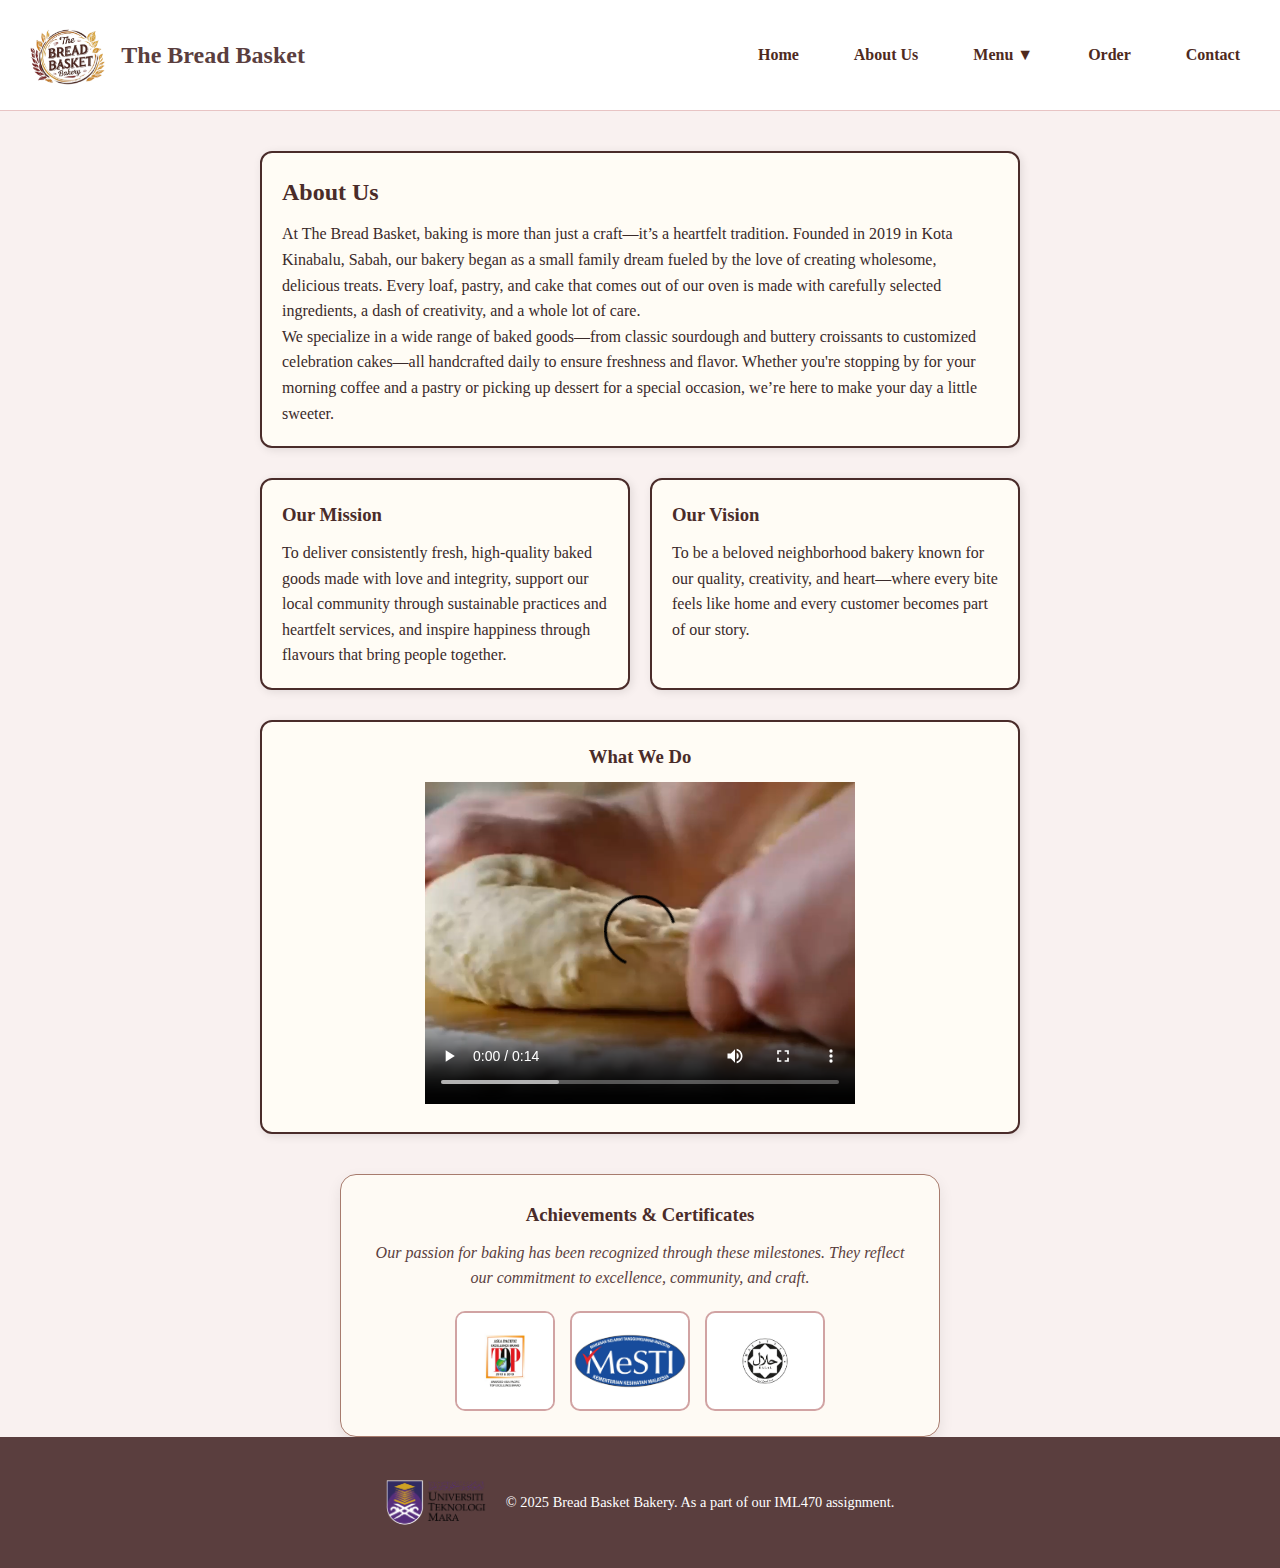
<file: about.html>
<!DOCTYPE html>
<html lang="en">
<head>
  <meta charset="UTF-8">
  <meta name="viewport" content="width=device-width, initial-scale=1.0">
  <title>About Us - The Bread Basket</title>

  <style>
    :root {
      --primary-brown: #5a3e3e; 
      --light-brown: #e8c4c4;  
      --cream-bg: #f9f1f0;    
      --text-dark: #3a2a2a;   
      --border-color: #d1a3a3; 
    }

    * {
      box-sizing: border-box;
      margin: 0;
      padding: 0;
      font-family: 'Times New Roman', Times, serif;
    }

    body {
      font-family: 'Georgia', serif;
      margin: 0;
      padding: 0;
      background-color: var(--cream-bg);
      color: var(--text-dark);
      line-height: 1.6;
    }

    header {
      background-color: white;
      padding: 20px;
      border-bottom: 1px solid var(--light-brown);
      display: flex;
      justify-content: space-between;
      align-items: center;
      flex-wrap: wrap;
    }

    .logo-container {
      display: flex;
      align-items: center;
      gap: 15px;
      background-color: white; 
      padding: 5px 10px;
      border-radius: 4px;
    }

    .logo-img {
      height: 60px;
      width: auto;
      mix-blend-mode: multiply;
    }

    .logo-text {
      margin: 0;
      font-size: 1.5rem;
      color: var(--primary-brown);
    }

    nav {
      display: flex;
      gap: 15px;
      align-items: center;
    }

    nav a, .dropbtn {
      margin: 0 10px;
      text-decoration: none;
      color: #4e2a1e;
      font-weight: bold;
      font-size: 16px;
      padding: 10px;
      background: none;
      border: none;
      cursor: pointer;
    }

    nav a.active, nav a:hover {
      text-decoration: underline;
    }

    .dropdown-nav {
      display: inline-block;
      position: relative;
    }

    .dropdown-content {
      display: none;
      position: absolute;
      background-color: white;
      min-width: 160px;
      box-shadow: 0 8px 16px rgba(0, 0, 0, 0.1);
      z-index: 1000;
      margin-top: 5px;
    }

    .dropdown-content a {
      display: block;
      padding: 10px;
      color: #4e2a1e;
      text-decoration: none;
      text-align: left;
    }

    .dropdown-content a:hover {
      background-color: #f2c1a3;
    }

    .dropdown-nav:hover .dropdown-content {
      display: block;
    }

    .about-container {
      max-width: 800px;
      margin: 40px auto;
      padding: 0 20px;
    }

    section {
      margin-bottom: 30px;
      padding: 20px;
      background-color: #fffcf5;
      border: 2px solid #4a2c2a;
      border-radius: 12px;
      box-shadow: 2px 2px 10px rgba(0, 0, 0, 0.1);
      transition: transform 0.3s ease;
    }

    section:hover {
      transform: scale(1.02);
    }

    h2, h3 {
      color: #4a2c2a;
      margin-bottom: 10px;
    }

    .row {
      display: flex;
      flex-wrap: wrap;
      gap: 20px;
    }

    .column {
      flex: 1;
      min-width: 300px;
    }

    .video-box {
      background-color: #fffcf5;
      border: 2px solid #4a2c2a;
      border-radius: 12px;
      box-shadow: 2px 2px 10px rgba(0, 0, 0, 0.1);
      padding: 20px;
      transition: transform 0.3s ease;
    }

    .video-box:hover {
      transform: scale(1.02);
    }

    .video-container {
      width: 60%; 
      margin: 0 auto; 
    }

    .video-box h3 {
      text-align: center; 
    }

    .achievements-box {
      background-color: rgba(255, 252, 245, 0.8);
      border: 1.5px solid #a77b6d;
      border-radius: 16px;
      padding: 25px;
      margin-top: 30px;
      max-width: 600px;
      margin-left: auto;
      margin-right: auto;
      box-shadow: 0 6px 15px rgba(0, 0, 0, 0.08);
      transition: all 0.3s ease;
      text-align: center;
    }

    .achievements-box:hover {
      transform: translateY(-4px);
      box-shadow: 0 8px 20px rgba(0, 0, 0, 0.15);
    }

    .achievements-text {
      font-style: italic;
      margin-bottom: 20px;
      color: #5a3e3e;
    }

    .certificates {
      display: flex;
      justify-content: center;
      flex-wrap: wrap;
      gap: 15px;
    }

    .certificates img {
      max-width: 120px;
      max-height: 100px;
      object-fit: contain;
      border: 2px solid #d1a3a3;
      border-radius: 10px;
      transition: transform 0.3s ease;
      background-color: white;
    }

    .certificates img:hover {
      transform: scale(1.05);
      border-color: #c67c6f;
    }

    .custom-footer {
      background-color: var(--primary-brown);
      color: white;
      padding: 30px 5%;
      font-size: 0.9rem;
    }

    .footer-container-flex {
      display: flex;
      justify-content: center;
      align-items: center;
      flex-wrap: wrap;
      gap: 20px;
      text-align: center;
    }

    .footer-logo {
      max-width: 100px;
      height: auto;
    }

    .footer-copy {
      font-size: 0.9rem;
    }
  </style>
</head>

<body>
  <header>
    <div class="logo-container">
      <img src="images/logobaru.png" alt="The Bread Basket Logo" class="logo-img">
      <h1 class="logo-text">The Bread Basket</h1>
    </div>
    <nav>
      <a href="index.html">Home</a>
      <a href="about.html">About Us</a>

      <div class="dropdown-nav">
        <a class="dropbtn" href="Menu.html">Menu ▼</a>
        <div class="dropdown-content">
          <a href="#cakes">Cakes</a>
          <a href="#cookies">Cookies</a>
          <a href="#cupcakes">Cupcakes</a>
          <a href="#pastries">Pastries</a>
          <a href="#breads">Breads</a>
        </div>
      </div>

      <a href="order.html">Order</a>
      <a href="contact.html">Contact</a>
    </nav>
  </header>

  <main class="about-container">
    <section class="intro">
      <h2>About Us</h2>
      <p>At The Bread Basket, baking is more than just a craft—it’s a heartfelt tradition. Founded in 2019 in Kota Kinabalu, Sabah, our bakery began as a small family dream fueled by the love of creating wholesome, delicious treats. Every loaf, pastry, and cake that comes out of our oven is made with carefully selected ingredients, a dash of creativity, and a whole lot of care.</p>
      <p>We specialize in a wide range of baked goods—from classic sourdough and buttery croissants to customized celebration cakes—all handcrafted daily to ensure freshness and flavor. Whether you're stopping by for your morning coffee and a pastry or picking up dessert for a special occasion, we’re here to make your day a little sweeter.</p>
    </section>

    <div class="row">
      <section class="column mission">
        <h3>Our Mission</h3>
        <p>To deliver consistently fresh, high-quality baked goods made with love and integrity, support our local community through sustainable practices and heartfelt services, and inspire happiness through flavours that bring people together.</p>
      </section>

      <section class="column vision">
        <h3>Our Vision</h3>
        <p>To be a beloved neighborhood bakery known for our quality, creativity, and heart—where every bite feels like home and every customer becomes part of our story.</p>
      </section>
    </div>

    <div class="row">
      <div class="video-box column">
        <h3>What We Do</h3>
        <div class="video-container">
          <video controls width="100%">
            <source src="images/the-breadbask.mp4" type="video/mp4">
          </video>
        </div>
      </div>
    </div>
  </main>

  <div class="achievements-box column">
    <h3>Achievements & Certificates</h3>
    <p class="achievements-text">Our passion for baking has been recognized through these milestones. They reflect our commitment to excellence, community, and craft.</p>
    <div class="certificates">
      <img src="images/Asia-Pacific-Excellence-Brand-Logo.jpeg" alt="APEB Logo">
      <img src="images/Mesti-Vector-Logo.jpeg" alt="Mesti Logo">
      <img src="images/Logo halal.jpeg" alt="Halal Certification">
    </div>
  </div>

  <footer class="custom-footer" id="contact">
    <div class="footer-container-flex">
      <img src="images/uitmlogo.png" alt="logo" class="footer-logo" />
      <small class="footer-copy">&copy; 2025 Bread Basket Bakery. As a part of our IML470 assignment.</small>
    </div>
  </footer>
</body>
</html>
</file>
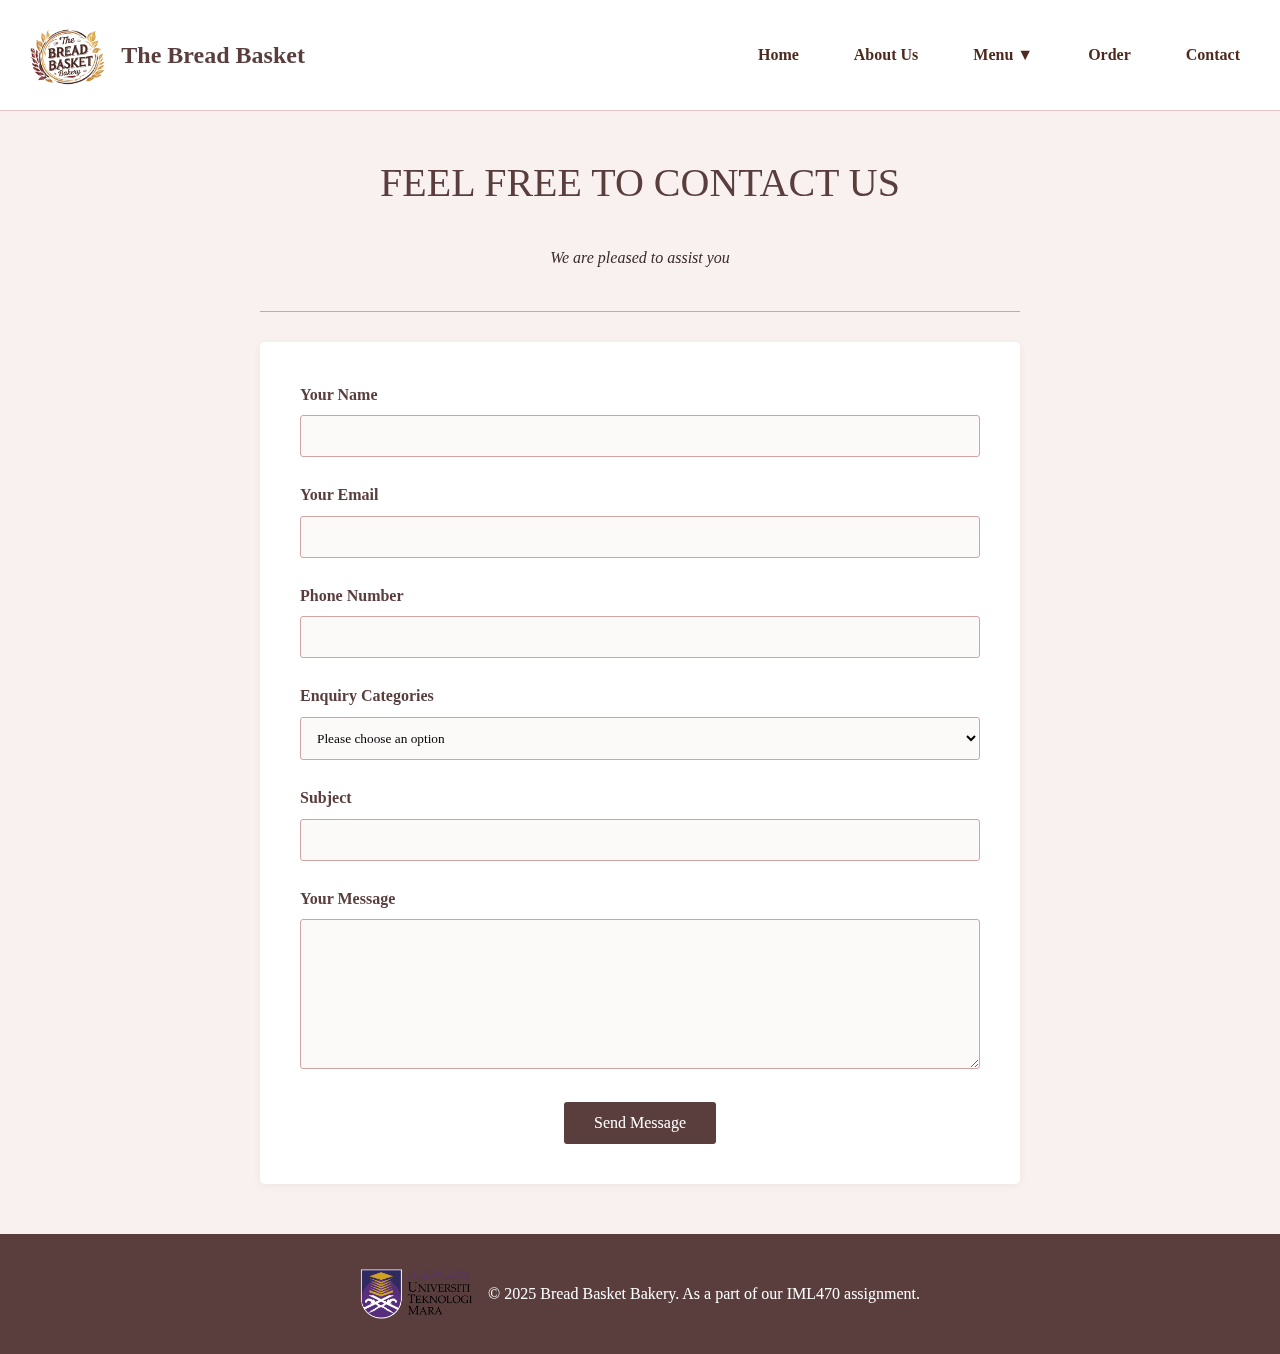
<file: contact.html>
<!DOCTYPE html>
<html lang="en">
<head>
  <meta charset="UTF-8" />
  <meta name="viewport" content="width=device-width, initial-scale=1.0"/>
  <title>Sweet Delights - Contact Us</title>
  <style>
     :root {
      --primary-brown: #5a3e3e; 
      --light-brown: #e8c4c4;  
      --cream-bg: #f9f1f0;    
      --text-dark: #3a2a2a;   
      --border-color: #d1a3a3; 
    }

    * {
      box-sizing: border-box;
      margin: 0;
      padding: 0;
      font-family: 'Times New Roman', Times, serif;
    }

    body {
      font-family: 'Georgia', serif;
      margin: 0;
      padding: 0;
      background-color: var(--cream-bg);
      color: var(--text-dark);
      line-height: 1.6;
    }

    header {
      background-color: white;
      padding: 20px;
      border-bottom: 1px solid var(--light-brown);
      display: flex;
      justify-content: space-between;
      align-items: center;
      flex-wrap: wrap;
    }

    .logo-container {
      display: flex;
      align-items: center;
      gap: 15px;
      background-color: white; 
      padding: 5px 10px;
      border-radius: 4px;
    }

    .logo-img {
      height: 60px;
      width: auto;
      mix-blend-mode: multiply;
    }

    .logo-text {
      margin: 0;
      font-size: 1.5rem;
      color: var(--primary-brown);
      font-weight: bold;
    }

    nav {
      display: flex;
      gap: 15px;
      align-items: center;
    }

    nav a, .dropbtn {
      margin: 0 10px;
      text-decoration: none;
      color: #4e2a1e;
      font-weight: bold;
      font-size: 16px;
      padding: 10px;
      background: none;
      border: none;
      cursor: pointer;
    }

    nav a.active, nav a:hover {
      text-decoration: underline;
    }

    .dropdown-nav {
      display: inline-block;
      position: relative;
    }

    .dropdown-content {
      display: none;
      position: absolute;
      background-color: white;
      min-width: 160px;
      box-shadow: 0 8px 16px rgba(0, 0, 0, 0.1);
      z-index: 1000;
      margin-top: 5px;
    }

    .dropdown-content a {
      display: block;
      padding: 10px;
      color: #4e2a1e;
      text-decoration: none;
      text-align: left;
    }

    .dropdown-content a:hover {
      background-color: #f2c1a3;
    }

    .dropdown-nav:hover .dropdown-content {
      display: block;
    }

    .contact-container {
      max-width: 800px;
      margin: 40px auto;
      padding: 0 20px;
    }

    h1 {
      font-size: 2.5rem;
      color: var(--primary-brown);
      text-align: center;
      margin-bottom: 30px;
      position: relative;
      font-weight: normal;
    }

    .intro-text {
      text-align: center;
      margin-bottom: 40px;
      color: var(--text-dark);
      font-style: italic;
    }

    .contact-form {
      background-color: white;
      padding: 40px;
      border-radius: 5px;
      box-shadow: 0 2px 10px rgba(0, 0, 0, 0.05);
    }

    .form-group {
      margin-bottom: 25px;
    }

    .form-group label {
      display: block;
      margin-bottom: 8px;
      color: var(--primary-brown);
      font-weight: bold;
    }

    .form-group input,
    .form-group select,
    .form-group textarea {
      width: 100%;
      padding: 12px;
      border: 1px solid var(--border-color);
      border-radius: 3px;
      font-family: inherit;
      background-color: #fcf9f9;
    }

    .form-group input:focus,
    .form-group select:focus,
    .form-group textarea:focus {
      outline: none;
      border-color: var(--primary-brown);
      background-color: white;
    }

    .form-group textarea {
      height: 150px;
      resize: vertical;
    }

    hr {
      border: 0;
      height: 1px;
      background-color: var(--border-color);
      margin: 30px 0;
    }

    button {
      background-color: var(--primary-brown);
      color: white;
      border: none;
      padding: 12px 30px;
      border-radius: 3px;
      cursor: pointer;
      font-size: 1rem;
      transition: background-color 0.3s;
      display: block;
      margin: 0 auto;
    }

    button:hover {
      background-color: var(--text-dark);
    }

    footer {
      background-color: var(--primary-brown);
      color: white;
      text-align: center;
      padding: 20px 0;
      margin-top: 50px;
    }

    .footer-content {
      display: flex;
      align-items: center;
      justify-content: center;
      gap: 15px;
    }

    .footer-content img {
      height: 80px;
      width: auto;
    }
  </style>
</head>

<body>
   <header>
    <div class="logo-container">
      <img src="images/logobaru.png" alt="The Bread Basket Logo" class="logo-img">
      <h1 class="logo-text">The Bread Basket</h1>
    </div>
    <nav>
      <a href="index.html">Home</a>
      <a href="about.html">About Us</a>

      <div class="dropdown-nav">
        <a class="dropbtn" href="Menu.html">Menu ▼</a>
        <div class="dropdown-content">
          <a href="#cakes">Cakes</a>
          <a href="#cookies">Cookies</a>
          <a href="#cupcakes">Cupcakes</a>
          <a href="#pastries">Pastries</a>
          <a href="#breads">Breads</a>
        </div>
      </div>

      <a href="order.html">Order</a>
      <a href="contact.html">Contact</a>
    </nav>
  </header>

  <div class="contact-container">
    <h1>FEEL FREE TO CONTACT US</h1>
    <p class="intro-text">We are pleased to assist you</p>

    <hr />

    <div class="contact-form">
      <form>
        <div class="form-group">
          <label for="name">Your Name</label>
          <input type="text" id="name" required />
        </div>

        <div class="form-group">
          <label for="email">Your Email</label>
          <input type="email" id="email" required />
        </div>

        <div class="form-group">
          <label for="phone">Phone Number</label>
          <input type="tel" id="phone" />
        </div>

        <div class="form-group">
          <label for="category">Enquiry Categories</label>
          <select id="category" required>
            <option value="" disabled selected>Please choose an option</option>
            <option value="order">Order Inquiry</option>
            <option value="custom">Custom Cake Request</option>
            <option value="event">Event Catering</option>
            <option value="feedback">Feedback</option>
            <option value="other">Other</option>
          </select>
        </div>

        <div class="form-group">
          <label for="subject">Subject</label>
          <input type="text" id="subject" />
        </div>

        <div class="form-group">
          <label for="message">Your Message</label>
          <textarea id="message" required></textarea>
        </div>

        <button type="submit">Send Message</button>
      </form>
    </div>
  </div>

  <footer>
    <div class="footer-content">
      <img src="images/uitmlogo.png" alt="UiTM Logo" />
      <p>&copy; 2025 Bread Basket Bakery. As a part of our IML470 assignment.</p>
    </div>
  </footer>
</body>
</html>
</file>
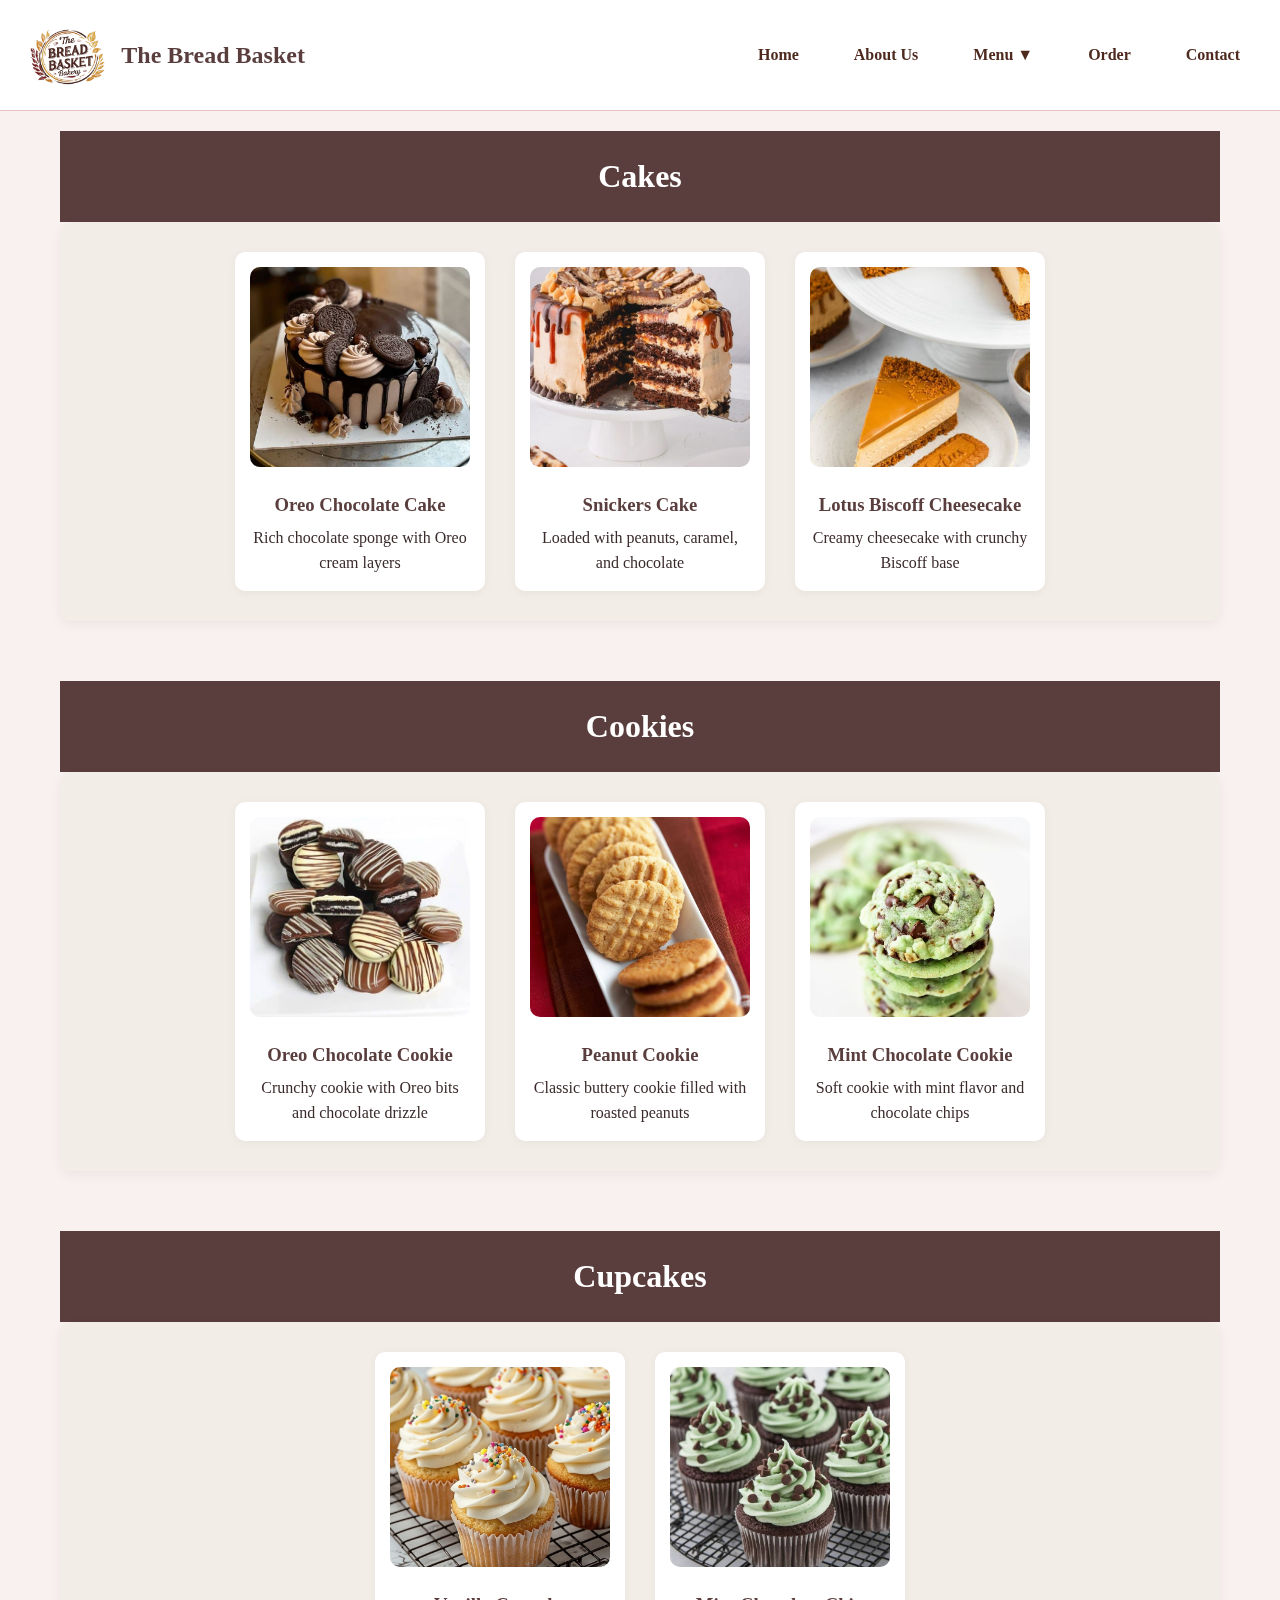
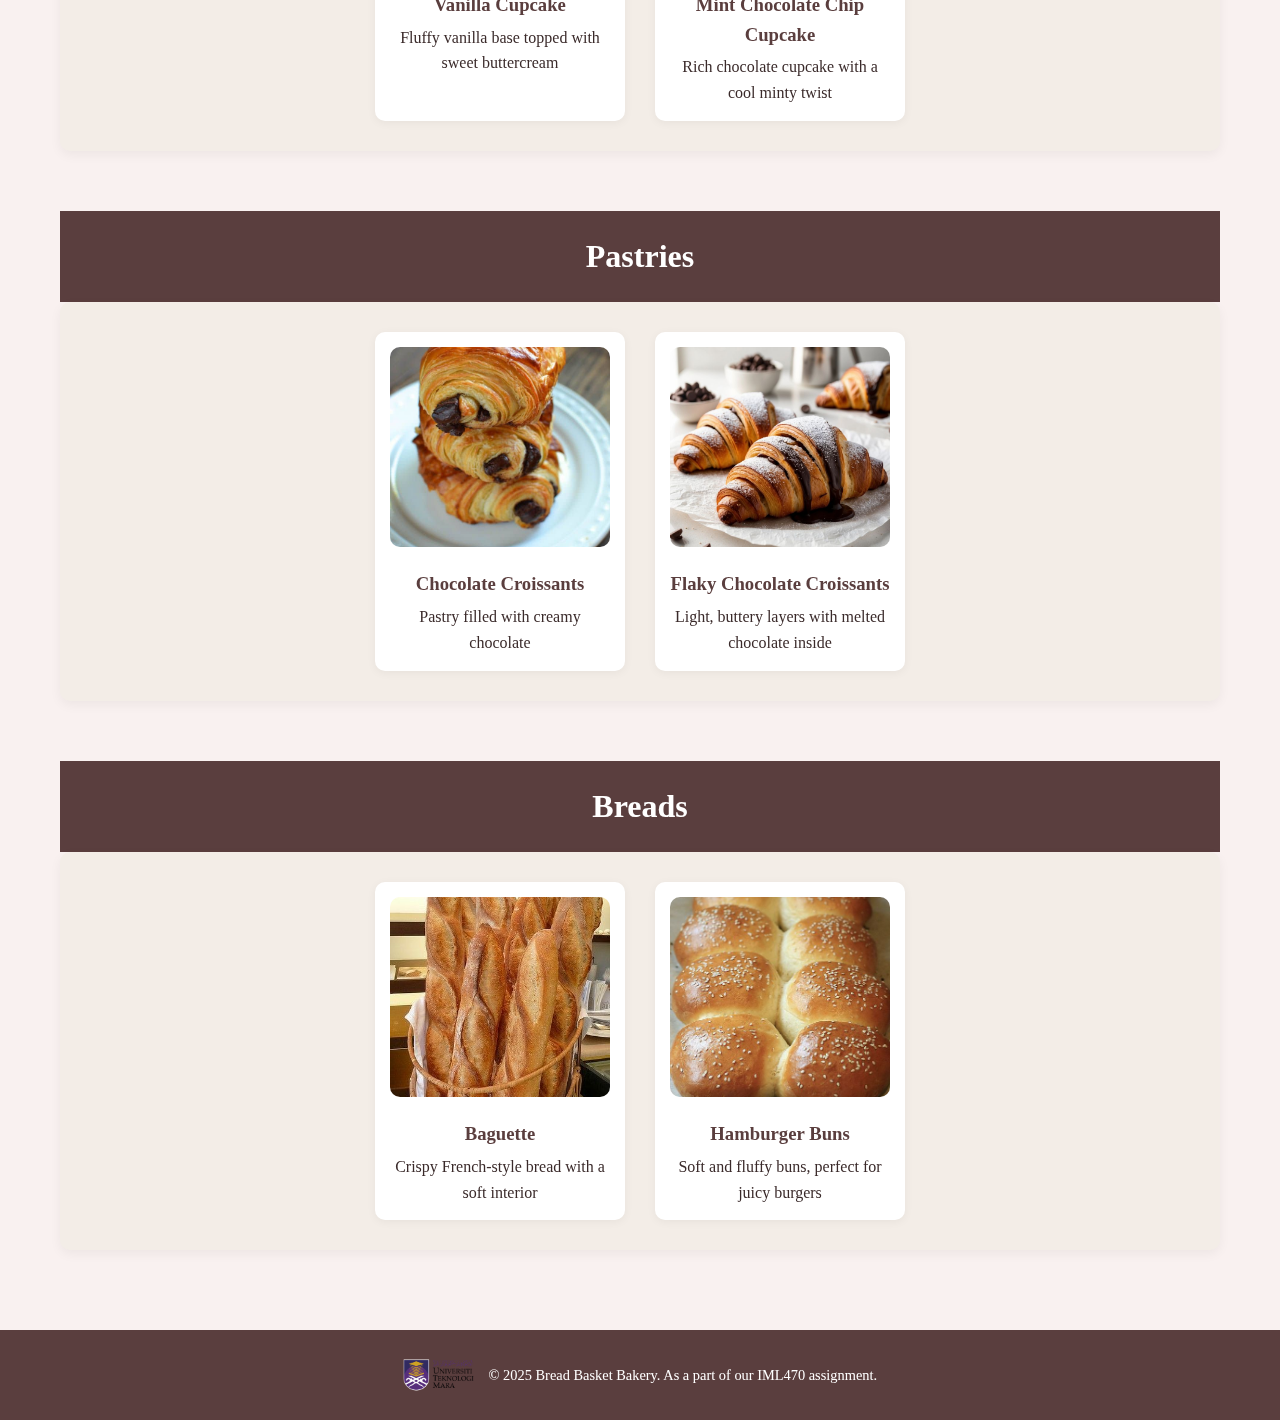
<file: menu.html>
<!DOCTYPE html>
<html lang="en">
<head>
  <meta charset="UTF-8" />
  <meta name="viewport" content="width=device-width, initial-scale=1.0"/>
  <title>Menu - Bread Basket Bakery</title>
  <style>
     :root {
      --primary-brown: #5a3e3e; 
      --light-brown: #e8c4c4;  
      --cream-bg: #f9f1f0;    
      --text-dark: #3a2a2a;   
      --border-color: #d1a3a3; 
      --light-choco: #5a3e3e;
    }

    html {
      scroll-behavior: smooth;
    }

    * {
      box-sizing: border-box;
      margin: 0;
      padding: 0;
      font-family: 'Times New Roman', Times, serif;
    }

    body {
      font-family: 'Georgia', serif;
      margin: 0;
      padding: 0;
      background-color: var(--cream-bg);
      color: var(--text-dark);
      line-height: 1.6;
    }

    header {
      background-color: white;
      padding: 20px;
      border-bottom: 1px solid var(--light-brown);
      display: flex;
      justify-content: space-between;
      align-items: center;
      flex-wrap: wrap;
    }

    .logo-container {
      display: flex;
      align-items: center;
      gap: 15px;
      background-color: white; 
      padding: 5px 10px;
      border-radius: 4px;
    }

    .logo-img {
      height: 60px;
      width: auto;
      mix-blend-mode: multiply;
    }

    .logo-text {
      margin: 0;
      font-size: 1.5rem;
      color: var(--primary-brown);
    }

    nav {
      display: flex;
      gap: 15px;
      align-items: center;
    }

    nav a, .dropbtn {
      margin: 0 10px;
      text-decoration: none;
      color: #4e2a1e;
      font-weight: bold;
      font-size: 16px;
      padding: 10px;
      background: none;
      border: none;
      cursor: pointer;
    }

    nav a.active, nav a:hover {
      text-decoration: underline;
    }

    .dropdown-nav {
      display: inline-block;
      position: relative;
    }

    .dropdown-content {
      display: none;
      position: absolute;
      background-color: white;
      min-width: 160px;
      box-shadow: 0 8px 16px rgba(0, 0, 0, 0.1);
      z-index: 1000;
      margin-top: 5px;
    }

    .dropdown-content a {
      display: block;
      padding: 10px;
      color: #4e2a1e;
      text-decoration: none;
      text-align: left;
    }

    .dropdown-content a:hover {
      background-color: #f2c1a3;
    }

    .dropdown-nav:hover .dropdown-content {
      display: block;
    }

    main {
      padding: 0;
    }

    .menu-category {
      margin-bottom: 60px;
    }

    .menu-header {
      background-color: var(--light-choco);
      color: white;
      text-align: center;
      padding: 20px 0;
      font-size: 2rem;
      font-weight: bold;
    }

    .card-container {
      display: flex;
      flex-wrap: wrap;
      gap: 30px;
      justify-content: center;
      background-color: #f3ede7;
      border-radius: 10px;
      box-shadow: 0 4px 12px rgba(0, 0, 0, 0.05);
      padding: 30px;
      margin: 0 auto;
      max-width: 100%;
    }

    .menu-card {
      width: 250px;
      background-color: white;
      border-radius: 10px;
      box-shadow: 0 2px 10px rgba(0, 0, 0, 0.05);
      padding: 15px;
      text-align: center;
    }

    .menu-card img {
      width: 100%;
      height: 200px;
      object-fit: cover;
      border-radius: 10px;
    }

    .menu-card h3 {
      margin: 15px 0 5px;
      color: var(--primary-brown);
    }

    footer {
      background-color: var(--light-choco);
      color: white;
      text-align: center;
      padding: 20px;
      font-size: 0.9rem;
    }

    .footer-flex-row {
      display: flex;
      align-items: center;
      justify-content: center;
      gap: 15px;
      flex-wrap: wrap;
    }

    .footer-logo {
      height: 50px; /* Updated to match the preferred size */
      width: auto;
    }

    .footer-copy {
      color: white;
      font-size: 0.9rem;
    }

    .container {
      max-width: 1200px;
      margin: 0 auto;
      padding: 20px;
    }

  </style>
</head>
<body>
  <header>
    <div class="logo-container">
      <img src="images/logobaru.png" alt="The Bread Basket Logo" class="logo-img">
      <h1 class="logo-text">The Bread Basket</h1>
    </div>
    <nav>
      <a href="index.html">Home</a>
      <a href="about.html">About Us</a>
      
      <div class="dropdown-nav">
        <a class="dropbtn" href="menu.html">Menu ▼</a>
        <div class="dropdown-content">
          <a href="#cakes">Cakes</a>
          <a href="#cookies">Cookies</a>
          <a href="#cupcakes">Cupcakes</a>
          <a href="#pastries">Pastries</a>
          <a href="#breads">Breads</a>
        </div>
      </div>
      <a href="order.html">Order</a>
      <a href="contact.html">Contact</a>
    </nav>
  </header>
    
  <main>
    <div class="container">
       <section id="cakes" class="menu-category cakes">
        <div class="menu-header">Cakes</div>
        <div class="card-container">
          <div class="menu-card">
            <img src="images/OreoChocolateCake.jpeg" alt="Oreo Chocolate Cake">
            <h3>Oreo Chocolate Cake</h3>
            <p>Rich chocolate sponge with Oreo cream layers</p>
          </div>
          <div class="menu-card">
            <img src="images/SnickersCake.jpeg" alt="Snickers Cake">
            <h3>Snickers Cake</h3>
            <p>Loaded with peanuts, caramel, and chocolate</p>
          </div>
          <div class="menu-card">
            <img src="images/LotusBiscoffCheesecake.jpeg" alt="Lotus Biscoff Cheesecake">
            <h3>Lotus Biscoff Cheesecake</h3>
            <p>Creamy cheesecake with crunchy Biscoff base</p>
          </div>
        </div>
      </section>
      
       <section id="cookies" class="menu-category cookies">
        <div class="menu-header">Cookies</div>
        <div class="card-container">
          <div class="menu-card">
            <img src="images/OreoChocolateCookie.jpeg" alt="Oreo Chocolate Cookie">
            <h3>Oreo Chocolate Cookie</h3>
            <p>Crunchy cookie with Oreo bits and chocolate drizzle</p>
          </div>
          <div class="menu-card">
            <img src="images/PeanutCookie.jpeg" alt="Peanut Cookie">
            <h3>Peanut Cookie</h3>
            <p>Classic buttery cookie filled with roasted peanuts</p>
          </div>
          <div class="menu-card">
            <img src="images/MintChocolateCookie.jpeg" alt="Mint Chocolate Cookie">
            <h3>Mint Chocolate Cookie</h3>
            <p>Soft cookie with mint flavor and chocolate chips</p>
          </div>
        </div>
      </section>
      
       <section id="cupcakes" class="menu-category cupcakes">
        <div class="menu-header">Cupcakes</div>
        <div class="card-container">
          <div class="menu-card">
            <img src="images/VanillaCupcake.jpeg" alt="Vanilla Cupcake">
            <h3>Vanilla Cupcake</h3>
            <p>Fluffy vanilla base topped with sweet buttercream</p>
          </div>
          <div class="menu-card">
            <img src="images/MintChocolateChipCupcake.jpeg" alt="Mint Chocolate Chip Cupcake">
            <h3>Mint Chocolate Chip Cupcake</h3>
            <p>Rich chocolate cupcake with a cool minty twist</p>
          </div>
        </div>
      </section>
      
       <section id="pastries" class="menu-category pastries">
        <div class="menu-header">Pastries</div>
        <div class="card-container">
          <div class="menu-card">
            <img src="images/ChocolateCroissants.jpeg" alt="Chocolate Croissants">
            <h3>Chocolate Croissants</h3>
            <p>Pastry filled with creamy chocolate</p>
          </div>
          <div class="menu-card">
            <img src="images/FlakyChocolateCroissants.jpeg" alt="Flaky Chocolate Croissants">
            <h3>Flaky Chocolate Croissants</h3>
            <p>Light, buttery layers with melted chocolate inside</p>
          </div>
        </div>
      </section>
      
       <section id="breads" class="menu-category breads">
        <div class="menu-header">Breads</div>
        <div class="card-container">
          <div class="menu-card">
            <img src="images/Baguette.jpeg" alt="Baguette">
            <h3>Baguette</h3>
            <p>Crispy French-style bread with a soft interior</p>
          </div>
          <div class="menu-card">
            <img src="images/HamburgerBuns.jpeg" alt="Hamburger Buns">
            <h3>Hamburger Buns</h3>
            <p>Soft and fluffy buns, perfect for juicy burgers</p>
          </div>
        </div>
      </section>
    </main>
  </div>
    
  <footer class="custom-footer" id="contact">
    <div class="footer-flex-row">
      <img src="images/uitmlogo.png" alt="logo" class="footer-logo" />
      <small class="footer-copy">&copy; 2025 Bread Basket Bakery. As a part of our IML470 assignment.</small>
    </div>
  </footer>

  <script>
    const menuBtn = document.getElementById('menuBtn');
    const menuDropdown = document.getElementById('menuDropdown');

    menuBtn.addEventListener('click', function (e) {
      e.stopPropagation();
      menuDropdown.style.display = menuDropdown.style.display === 'block' ? 'none' : 'block';
    });

    document.addEventListener('click', function () {
      menuDropdown.style.display = 'none';
    });
  </script>

</body>
</html>
</file>
